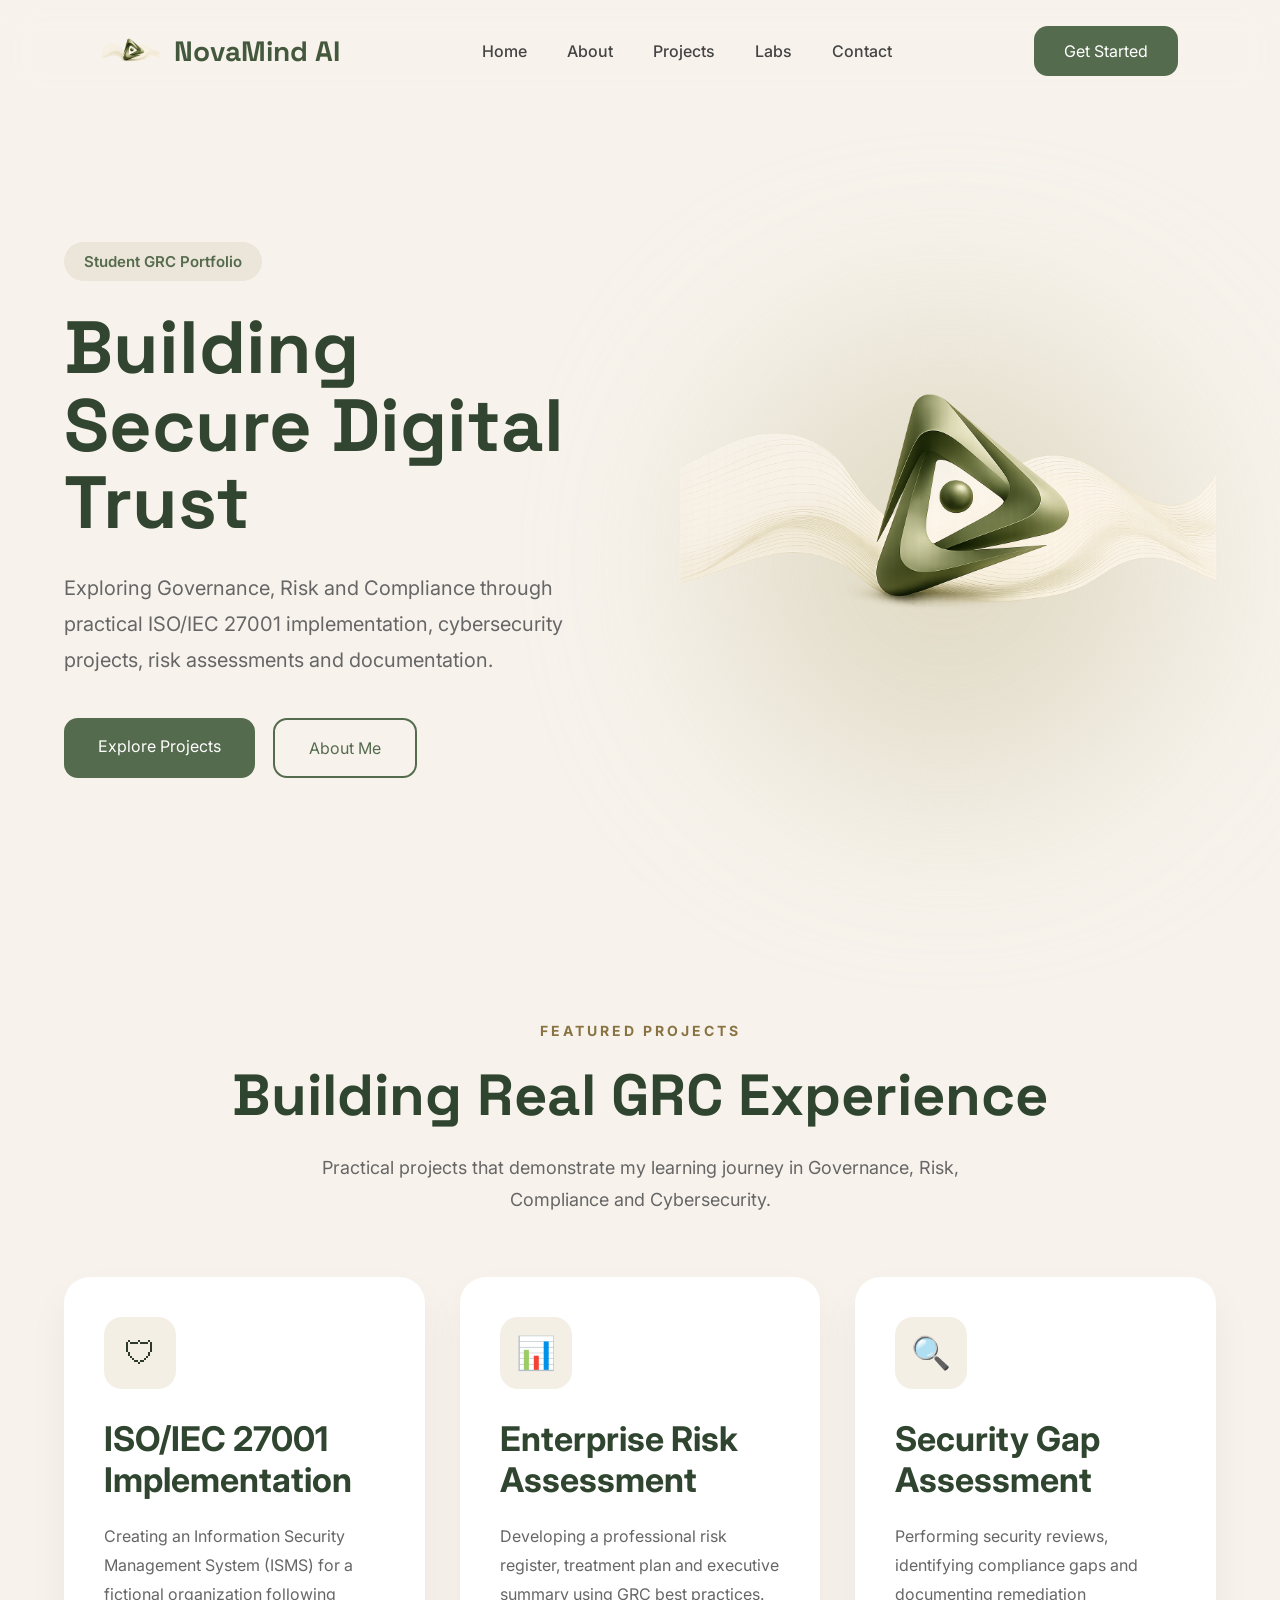
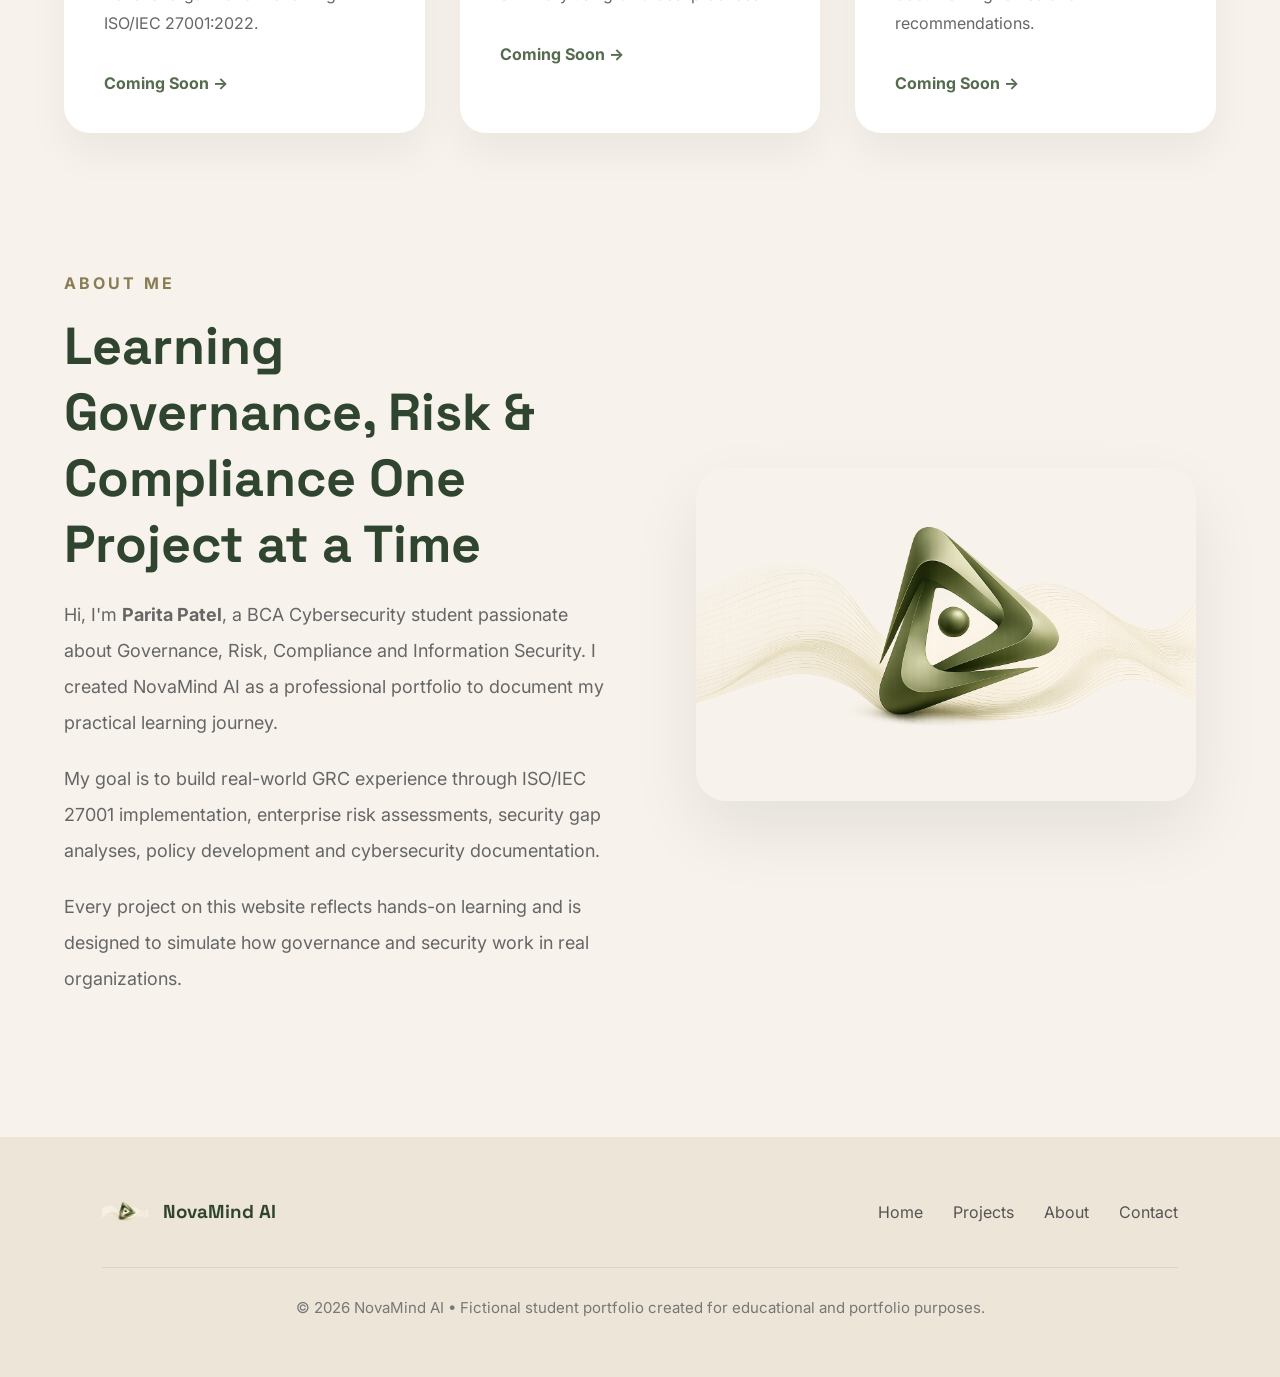
<file: index.html>
<!DOCTYPE html>
<html lang="en">

<head>

<meta charset="UTF-8">

<meta name="viewport"
content="width=device-width, initial-scale=1.0">

<title>NovaMind AI</title>

<link rel="stylesheet" href="style.css">

<link rel="preconnect"
href="https://fonts.googleapis.com">

<link rel="preconnect"
href="https://fonts.gstatic.com"
crossorigin>

<link href="https://fonts.googleapis.com/css2?family=Inter:wght@300;400;500;600;700;800&family=Space+Grotesk:wght@400;500;700&display=swap"
rel="stylesheet">

</head>

<body>

<header>

<nav class="navbar">

<div class="logo">

<img
src="assets/logo/logo.png"
alt="NovaMind AI">

<span>NovaMind AI</span>

</div>

<ul>

<li><a href="#">Home</a></li>
<li><a href="#">About</a></li>
<li><a href="#">Projects</a></li>
<li><a href="#">Labs</a></li>
<li><a href="#">Contact</a></li>

</ul>

<a href="#" class="button">

Get Started

</a>

</nav>

</header>

<section class="hero">

<div class="hero-left">

<span class="badge">

Student GRC Portfolio

</span>

<h1>

Building Secure
Digital Trust

</h1>

<p>

Exploring Governance, Risk and Compliance
through practical ISO/IEC 27001
implementation, cybersecurity projects,
risk assessments and documentation.

</p>

<div class="hero-buttons">

<a href="#" class="primary">

Explore Projects

</a>

<a href="#" class="secondary">

About Me

</a>

</div>

</div>

<div class="hero-right">

<img
src="assets/images/hero.png"
alt="Hero">

</div>

</section>
<!-- ================= PROJECTS ================= -->

<section class="projects">

    <div class="section-title">

        <span>Featured Projects</span>

        <h2>Building Real GRC Experience</h2>

        <p>
            Practical projects that demonstrate my learning journey in
            Governance, Risk, Compliance and Cybersecurity.
        </p>

    </div>

    <div class="project-grid">

        <div class="project-card">

            <div class="project-icon">🛡</div>

            <h3>ISO/IEC 27001 Implementation</h3>

            <p>
                Creating an Information Security Management System (ISMS)
                for a fictional organization following ISO/IEC 27001:2022.
            </p>

            <a href="#">Coming Soon →</a>

        </div>

        <div class="project-card">

            <div class="project-icon">📊</div>

            <h3>Enterprise Risk Assessment</h3>

            <p>
                Developing a professional risk register, treatment plan
                and executive summary using GRC best practices.
            </p>

            <a href="#">Coming Soon →</a>

        </div>

        <div class="project-card">

            <div class="project-icon">🔍</div>

            <h3>Security Gap Assessment</h3>

            <p>
                Performing security reviews, identifying compliance gaps
                and documenting remediation recommendations.
            </p>

            <a href="#">Coming Soon →</a>

        </div>

    </div>

</section>
<!-- ================= ABOUT ================= -->

<section class="about">

    <div class="about-text">

        <span>About Me</span>

        <h2>
            Learning Governance,
            Risk & Compliance
            One Project at a Time
        </h2>

        <p>
            Hi, I'm <strong>Parita Patel</strong>, a BCA Cybersecurity student
            passionate about Governance, Risk, Compliance and Information Security.
            I created NovaMind AI as a professional portfolio to document my
            practical learning journey.
        </p>

        <br>

        <p>
            My goal is to build real-world GRC experience through ISO/IEC 27001
            implementation, enterprise risk assessments, security gap analyses,
            policy development and cybersecurity documentation.
        </p>

        <br>

        <p>
            Every project on this website reflects hands-on learning and is designed
            to simulate how governance and security work in real organizations.
        </p>

    </div>

    <div class="about-image">

        <img src="assets/images/hero.png" alt="NovaMind AI">

    </div>

</section>
<!-- ================= FOOTER ================= -->

<footer>

    <div class="footer-content">

        <div class="footer-logo">

            <img src="assets/logo/logo.png" alt="NovaMind AI">

            <h3>NovaMind AI</h3>

        </div>

        <div class="footer-links">

            <a href="#">Home</a>
            <a href="#">Projects</a>
            <a href="#">About</a>
            <a href="#">Contact</a>

        </div>

    </div>

    <div class="footer-bottom">

        © 2026 NovaMind AI • Fictional student portfolio created for educational and portfolio purposes.

    </div>

</footer>
</file>
<file: style.css>
/* ==========================================
   NOVAMIND AI
   Premium GRC Portfolio
========================================== */

*{
    margin:0;
    padding:0;
    box-sizing:border-box;
}

html{
    scroll-behavior:smooth;
}

body{
    font-family:'Inter',sans-serif;
    background:#F7F3EC;
    color:#2F392E;
    overflow-x:hidden;
}

/* ================= NAVBAR ================= */

.navbar{

    position:fixed;
    top:0;
    left:0;

    width:100%;

    padding:26px 8%;

    display:flex;
    justify-content:space-between;
    align-items:center;

    background:rgba(247,243,236,.88);

    backdrop-filter:blur(18px);

    z-index:999;

}

.logo{

    display:flex;
    align-items:center;
    gap:14px;

}

.logo img{

    width:58px;

}

.logo span{

    font-family:'Space Grotesk',sans-serif;

    font-size:28px;

    font-weight:700;

    color:#44583D;

}

.navbar ul{

    display:flex;

    list-style:none;

    gap:40px;

}

.navbar ul a{

    text-decoration:none;

    color:#444;

    font-weight:500;

    transition:.3s;

}

.navbar ul a:hover{

    color:#556B4E;

}

.button{

    text-decoration:none;

    background:#556B4E;

    color:white;

    padding:15px 30px;

    border-radius:14px;

    transition:.3s;

}

.button:hover{

    transform:translateY(-3px);

}

/* ================= HERO ================= */

.hero{

    width:90%;

    max-width:1400px;

    margin:auto;

    min-height:100vh;

    display:grid;

    grid-template-columns:1fr 1fr;

    gap:80px;

    align-items:center;

    padding-top:120px;

}

.hero-left{

    z-index:2;

}

.badge{

    display:inline-block;

    background:#ECE5D9;

    color:#556B4E;

    padding:10px 20px;

    border-radius:50px;

    font-size:15px;

    font-weight:600;

}

.hero h1{

    margin-top:28px;

    font-family:'Space Grotesk',sans-serif;

    font-size:74px;

    line-height:1.05;

    color:#324530;

}

.hero p{

    margin-top:28px;

    max-width:620px;

    font-size:20px;

    line-height:1.8;

    color:#666;

}

.hero-buttons{

    display:flex;

    gap:18px;

    margin-top:40px;

}

.primary{

    background:#556B4E;

    color:white;

    text-decoration:none;

    padding:18px 34px;

    border-radius:14px;

    transition:.3s;

}

.primary:hover{

    transform:translateY(-4px);

}

.secondary{

    border:2px solid #556B4E;

    color:#556B4E;

    text-decoration:none;

    padding:18px 34px;

    border-radius:14px;

    transition:.3s;

}

.secondary:hover{

    background:#556B4E;

    color:white;

}

.hero-right{

    display:flex;

    justify-content:center;

    position:relative;

}

.hero-right::before{

    content:"";

    position:absolute;

    width:460px;

    height:460px;

    background:#D9D2B9;

    border-radius:50%;

    filter:blur(95px);

    opacity:.7;

    z-index:-1;

}

.hero-right img{

    width:100%;

    max-width:680px;

    animation:float 6s ease-in-out infinite;

}

@keyframes float{

    0%,100%{

        transform:translateY(0);

    }

    50%{

        transform:translateY(-14px);

    }

}
/* ==========================================
   PROJECTS SECTION
========================================== */

.projects{

    width:90%;
    max-width:1400px;

    margin:120px auto;

}

.section-title{

    text-align:center;

    margin-bottom:70px;

}

.section-title span{

    color:#8A7D55;

    text-transform:uppercase;

    letter-spacing:3px;

    font-size:14px;

    font-weight:700;

}

.section-title h2{

    font-family:'Space Grotesk',sans-serif;

    font-size:52px;

    margin-top:18px;

    color:#30452F;

}

.section-title p{

    max-width:700px;

    margin:20px auto 0;

    color:#666;

    line-height:1.8;

    font-size:18px;

}

/* Cards */

.project-grid{

    display:grid;

    grid-template-columns:repeat(3,1fr);

    gap:35px;

}

.project-card{

    background:white;

    border-radius:26px;

    padding:40px;

    box-shadow:0 20px 40px rgba(0,0,0,.05);

    transition:.35s;

}

.project-card:hover{

    transform:translateY(-10px);

    box-shadow:0 30px 60px rgba(0,0,0,.08);

}

.project-icon{

    width:72px;
    height:72px;

    border-radius:18px;

    background:#F4EFE5;

    display:flex;
    justify-content:center;
    align-items:center;

    font-size:32px;

    margin-bottom:30px;

}

.project-card h3{

    font-size:34px;

    color:#30452F;

    line-height:1.2;

    margin-bottom:22px;

}

.project-card p{

    color:#666;

    line-height:1.8;

    margin-bottom:35px;

}

.project-card a{

    color:#556B4E;

    text-decoration:none;

    font-weight:700;

}

/* ==========================================
   ABOUT SECTION
========================================== */

.about{

    width:90%;
    max-width:1300px;

    margin:140px auto;

    display:grid;

    grid-template-columns:1fr 1fr;

    gap:70px;

    align-items:center;

}

.about-image{

    display:flex;

    justify-content:center;

}

.about-image img{

    width:100%;

    max-width:500px;

    border-radius:30px;

    box-shadow:0 30px 70px rgba(0,0,0,.08);

}

.about-text span{

    color:#8A7D55;

    text-transform:uppercase;

    letter-spacing:3px;

    font-weight:700;

}

.about-text h2{

    font-family:'Space Grotesk',sans-serif;

    font-size:52px;

    color:#30452F;

    margin:20px 0;

}

.about-text p{

    color:#666;

    line-height:2;

    font-size:18px;

}

/* ==========================================
   FOOTER
========================================== */

footer{

    margin-top:140px;

    background:#ECE5D8;

    padding:60px 8%;

}

.footer-content{

    display:flex;

    justify-content:space-between;

    align-items:center;

    flex-wrap:wrap;

    gap:30px;

}

.footer-logo{

    display:flex;

    align-items:center;

    gap:15px;

}

.footer-logo img{

    width:46px;

}

.footer-logo h3{

    font-family:'Space Grotesk',sans-serif;

    color:#30452F;

}

.footer-links{

    display:flex;

    gap:30px;

}

.footer-links a{

    text-decoration:none;

    color:#555;

}

.footer-bottom{

    margin-top:40px;

    padding-top:30px;

    border-top:1px solid rgba(0,0,0,.08);

    text-align:center;

    color:#777;

    font-size:15px;

}

/* ==========================================
   RESPONSIVE
========================================== */

@media(max-width:1000px){

.hero{

grid-template-columns:1fr;

text-align:center;

}

.hero p{

margin:auto;

}

.hero-buttons{

justify-content:center;

}

.project-grid{

grid-template-columns:1fr;

}

.about{

grid-template-columns:1fr;

text-align:center;

}

.nav-links{

display:none;

}

}
/* ==========================================
   ISO 27001 PROJECT PAGE
========================================== */

.project-hero{
    padding:170px 8% 100px;
}

.project-container{
    max-width:1300px;
    margin:auto;

    display:grid;
    grid-template-columns:1.1fr .9fr;
    align-items:center;
    gap:80px;
}

.project-tag{

    display:inline-block;

    padding:10px 22px;

    background:#ECE4D6;

    color:#556B4E;

    border-radius:40px;

    font-size:14px;

    font-weight:700;

    letter-spacing:2px;

    margin-bottom:30px;

}

.project-info h1{

    font-family:'Space Grotesk',sans-serif;

    font-size:64px;

    line-height:1.05;

    color:#30452F;

    margin-bottom:25px;

}

.project-info p{

    font-size:20px;

    line-height:1.8;

    color:#666;

    max-width:620px;

    margin-bottom:50px;

}

.project-meta{

    display:grid;

    grid-template-columns:repeat(2,1fr);

    gap:25px;

}

.project-meta div{

    background:white;

    padding:28px;

    border-radius:18px;

    box-shadow:0 15px 45px rgba(0,0,0,.05);

}

.project-meta h4{

    font-size:13px;

    color:#888;

    text-transform:uppercase;

    letter-spacing:2px;

    margin-bottom:10px;

}

.project-meta span{

    font-size:20px;

    font-weight:700;

    color:#30452F;

}

.project-image{

    position:relative;

    display:flex;

    justify-content:center;

}

.project-image::before{

    content:"";

    position:absolute;

    width:520px;

    height:520px;

    background:#D9D1B4;

    border-radius:50%;

    filter:blur(120px);

    opacity:.5;

    z-index:-1;

}

.project-image img{

    width:100%;

    max-width:650px;

    animation:float 6s ease-in-out infinite;

}
/* ==========================================
   EXECUTIVE SUMMARY
========================================== */

.executive-summary{

    padding:120px 8%;

}

.summary-container{

    max-width:1300px;

    margin:auto;

}

.section-title{

    margin-bottom:60px;

}

.section-title span{

    color:#8A7342;

    font-size:14px;

    font-weight:700;

    letter-spacing:3px;

}

.section-title h2{

    font-family:'Space Grotesk',sans-serif;

    font-size:58px;

    color:#30452F;

    margin-top:18px;

}

.summary-grid{

    display:grid;

    grid-template-columns:2fr 1fr;

    gap:70px;

    align-items:start;

}

.summary-text p{

    font-size:20px;

    line-height:1.9;

    color:#666;

    margin-bottom:30px;

}

.summary-card{

    background:white;

    border-radius:24px;

    padding:40px;

    box-shadow:0 20px 45px rgba(0,0,0,.06);

}

.summary-card h3{

    font-size:30px;

    color:#30452F;

    margin-bottom:25px;

}

.summary-card ul{

    list-style:none;

}

.summary-card li{

    font-size:18px;

    color:#555;

    padding:16px 0;

    border-bottom:1px solid #ECECEC;

}

.summary-card li:last-child{

    border-bottom:none;

}
</file>
